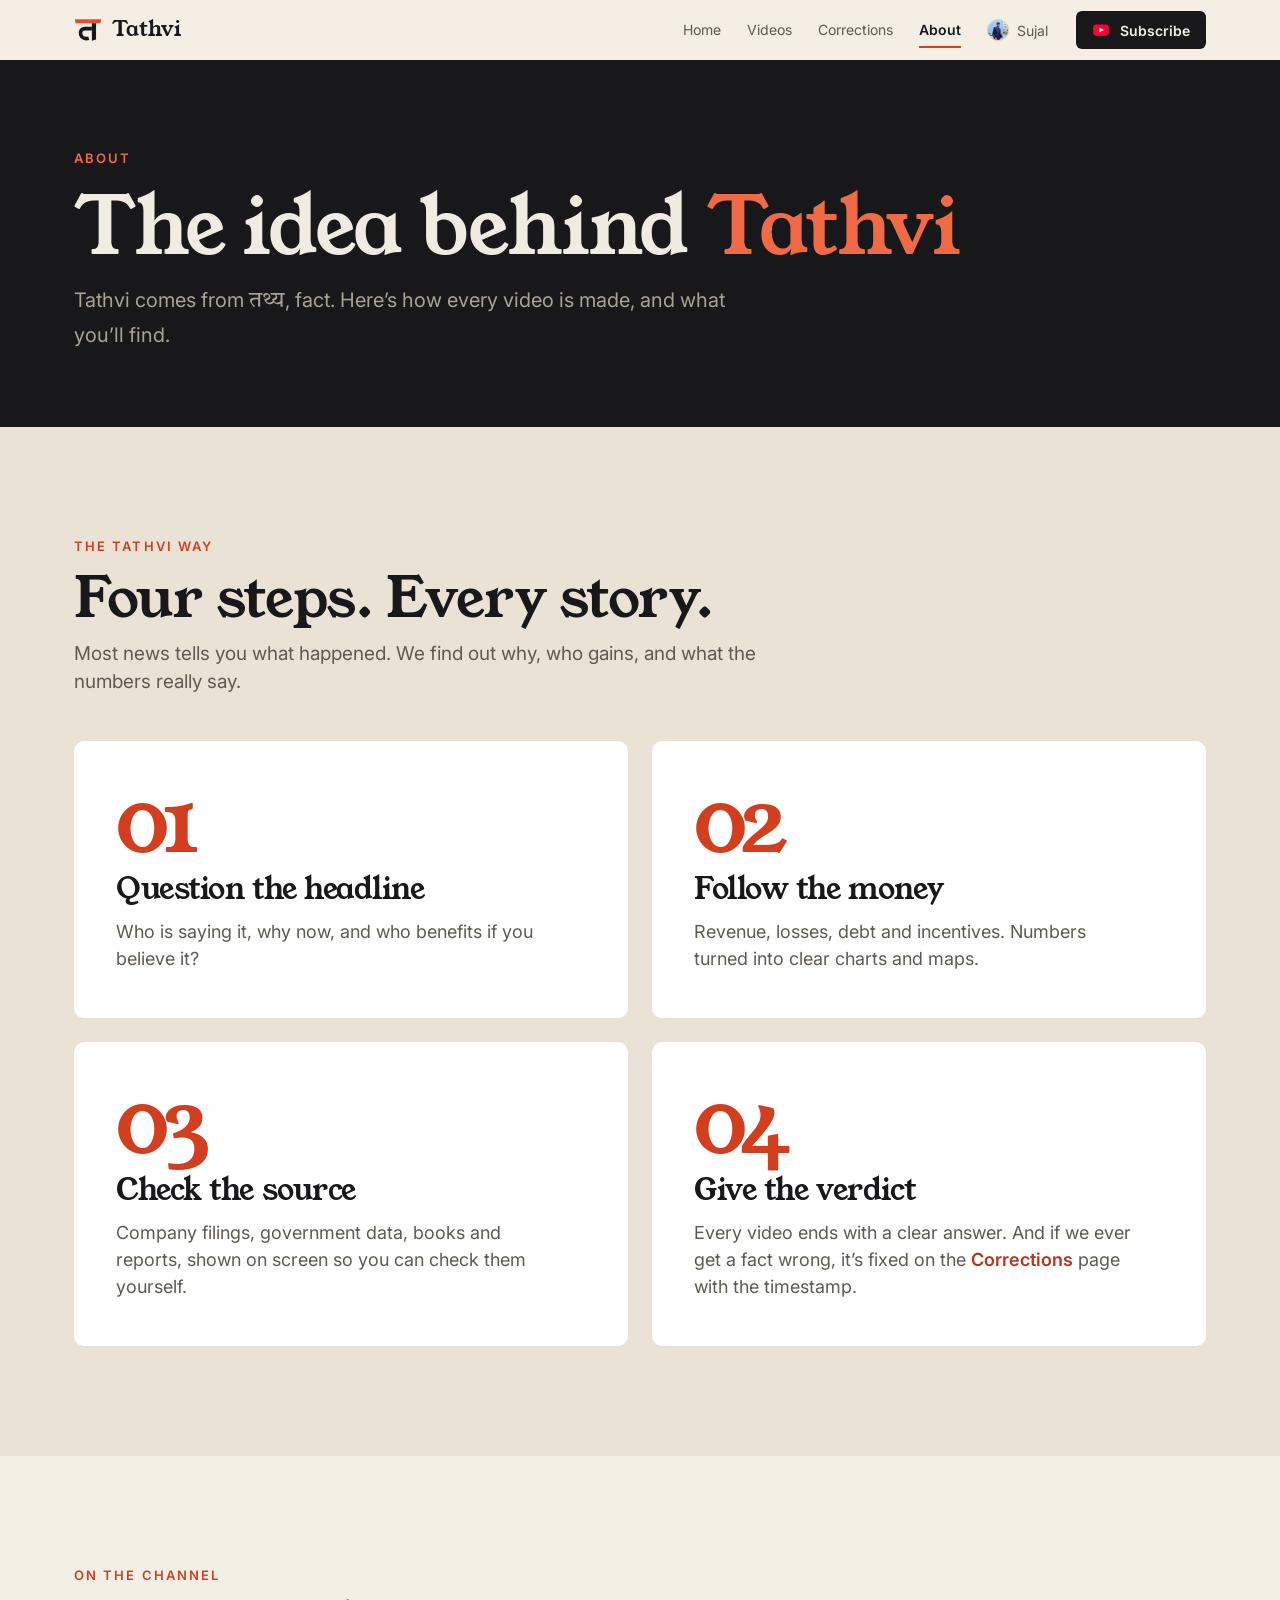
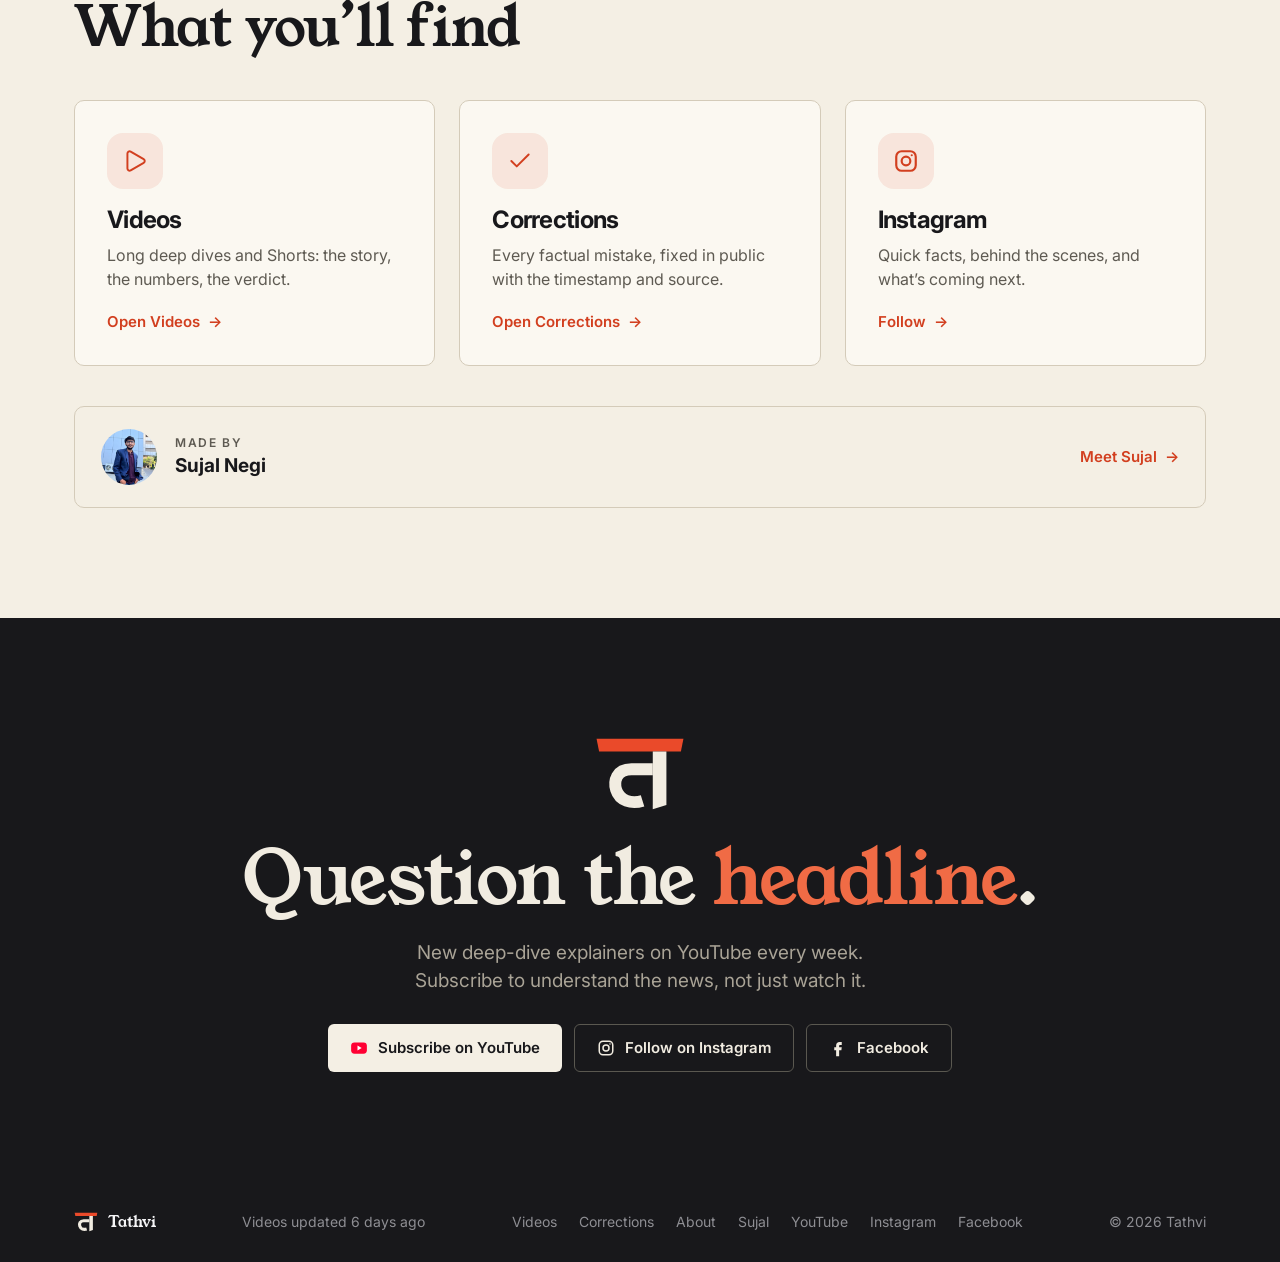
<file: about.html>
<!DOCTYPE html>
<html lang="en">
<head>
<meta charset="utf-8">
<meta name="viewport" content="width=device-width, initial-scale=1">
<title>About · Tathvi</title>
<meta name="description" content="About Tathvi: how every video is researched, and what you’ll find here.">
<meta name="theme-color" content="#0D0F21">
<meta property="og:title" content="About · Tathvi">
<meta property="og:description" content="About Tathvi: how every video is researched, and what you’ll find here.">
<meta property="og:type" content="website">
<meta property="og:image" content="assets/og-image.jpg">
<meta name="twitter:card" content="summary_large_image">
<link rel="icon" href="assets/favicon.svg" type="image/svg+xml">
<link rel="apple-touch-icon" href="assets/apple-touch-icon.png">
<link rel="preconnect" href="https://fonts.googleapis.com">
<link rel="preconnect" href="https://fonts.gstatic.com" crossorigin>
<link href="https://fonts.googleapis.com/css2?family=Inter:opsz,wght@14..32,200..800&amp;family=JetBrains+Mono:wght@400;600&amp;family=Tiro+Devanagari+Hindi&amp;family=Young+Serif&amp;display=swap" rel="stylesheet">
<link rel="stylesheet" href="styles.css">
</head>
<body>

<header class="nav">
  <div class="wrap">
    <a class="brand" href="index.html" aria-label="Tathvi home"><svg width="28" height="28" viewBox="12 25 216 216" class="mark" aria-hidden="true"><polygon points="18,50 222,50 216,80 24,80" fill="#EA4A2A"/><polygon points="150,80 182,80 182,206 150,216" fill="currentColor"/><path d="M150 122 H100 C64 122 58 150 64 170 C72 196 100 204 126 196" fill="none" stroke="currentColor" stroke-width="28"/></svg>Tathvi</a>
    <ul id="nav-links"><li><a href="index.html">Home</a></li><li><a href="videos.html">Videos</a></li><li><a href="corrections.html">Corrections</a></li><li><a href="about.html" aria-current="page">About</a></li><li><a href="sujal.html"><img class="nav-av" src="assets/sujal-800.jpg" alt="" width="24" height="24">Sujal</a></li></ul>
    <a class="btn btn-white btn-sm" data-link="subscribe" href="#"><svg class="yt-ico" width="18" height="18" viewBox="0 0 24 24" aria-hidden="true"><rect x="1.5" y="4.5" width="21" height="15" rx="4.5"/><path d="M10 8.8v6.4l5.6-3.2z"/></svg>Subscribe</a>
    <button class="menu-btn" id="menu-btn" type="button" aria-label="Menu" aria-controls="nav-links" aria-expanded="false">
      <span class="open"><svg aria-hidden="true" class="icn" width="22" height="22" viewBox="0 0 24 24" fill="none" stroke="currentColor" stroke-width="2" stroke-linecap="round" stroke-linejoin="round"><path d="M4 5h16" />
  <path d="M4 12h16" />
  <path d="M4 19h16" /></svg></span><span class="close"><svg aria-hidden="true" class="icn" width="22" height="22" viewBox="0 0 24 24" fill="none" stroke="currentColor" stroke-width="2" stroke-linecap="round" stroke-linejoin="round"><path d="M18 6 6 18" />
  <path d="m6 6 12 12" /></svg></span>
    </button>
  </div>
</header>

<main>
<section class="phead dark">
  <div class="wrap">
    <div><div class="eyebrow">About</div><h1>The idea behind <span class="grad">Tathvi</span></h1><p>Tathvi comes from <span class="deva">तथ्य</span>, fact. Here’s how every video is made, and what you’ll find.</p></div>
    
  </div>
</section>
<section class="mist" id="method">
  <div class="wrap">
    <div class="sec-h"><div class="t"><div class="eyebrow">The Tathvi way</div><h2>Four steps. Every story.</h2>
      <p>Most news tells you what happened. We find out why, who gains, and what the numbers really say.</p></div></div>
    <div class="method">
      <div class="step" style="background:#fff"><div class="num grad">01</div><h3>Question the headline</h3><p>Who is saying it, why now, and who benefits if you believe it?</p></div>
      <div class="step" style="background:#fff"><div class="num grad">02</div><h3>Follow the money</h3><p>Revenue, losses, debt and incentives. Numbers turned into clear charts and maps.</p></div>
      <div class="step" style="background:#fff"><div class="num grad">03</div><h3>Check the source</h3><p>Company filings, government data, books and reports, shown on screen so you can check them yourself.</p></div>
      <div class="step" style="background:#fff"><div class="num grad">04</div><h3>Give the verdict</h3><p>Every video ends with a clear answer. And if we ever get a fact wrong, it’s fixed on the <a class="corr-note" href="corrections.html">Corrections</a> page with the timestamp.</p></div>
    </div>
  </div>
</section>
<section>
  <div class="wrap">
    <div class="sec-h"><div class="t"><div class="eyebrow">On the channel</div><h2>What you’ll find</h2></div></div>
    <div class="fgrid"><a class="fcard" href="videos.html"><div class="ico"><svg aria-hidden="true" width="26" height="26" viewBox="0 0 24 24" fill="none" stroke="currentColor" stroke-width="1.8" stroke-linecap="round" stroke-linejoin="round"><path d="M5 5a2 2 0 0 1 3.008-1.728l11.997 6.998a2 2 0 0 1 .003 3.458l-12 7A2 2 0 0 1 5 19z"/></svg></div><h3>Videos</h3><p>Long deep dives and Shorts: the story, the numbers, the verdict.</p><span class="link-more">Open Videos <span aria-hidden="true">→</span></span></a><a class="fcard" href="corrections.html"><div class="ico"><svg aria-hidden="true" width="26" height="26" viewBox="0 0 24 24" fill="none" stroke="currentColor" stroke-width="1.8" stroke-linecap="round" stroke-linejoin="round"><path d="M20 6 9 17l-5-5"/></svg></div><h3>Corrections</h3><p>Every factual mistake, fixed in public with the timestamp and source.</p><span class="link-more">Open Corrections <span aria-hidden="true">→</span></span></a><a class="fcard" href="#" data-link="instagram"><div class="ico"><svg width="26" height="26" viewBox="0 0 24 24" fill="none" stroke="currentColor" stroke-width="2" aria-hidden="true"><rect x="3" y="3" width="18" height="18" rx="5"/><circle cx="12" cy="12" r="4"/><circle cx="17.3" cy="6.7" r="1" fill="currentColor" stroke="none"/></svg></div><h3>Instagram</h3><p>Quick facts, behind the scenes, and what’s coming next.</p><span class="link-more">Follow <span aria-hidden="true">→</span></span></a></div>
    <a class="madeby" href="sujal.html"><img src="assets/sujal-800.jpg" alt="" width="56" height="56">
      <span><span class="k">Made by</span><b>Sujal Negi</b></span><span class="link-more" style="margin-left:auto">Meet Sujal <span aria-hidden="true">→</span></span></a>
  </div>
</section>
<section class="closing dark">
  <div class="wrap">
    <svg width="92" height="92" viewBox="12 25 216 216" class="mark" aria-hidden="true"><polygon points="18,50 222,50 216,80 24,80" fill="#EA4A2A"/><polygon points="150,80 182,80 182,206 150,216" fill="currentColor"/><path d="M150 122 H100 C64 122 58 150 64 170 C72 196 100 204 126 196" fill="none" stroke="currentColor" stroke-width="28"/></svg>
    <h2>Question the <span class="grad">headline</span>.</h2>
    <p>New deep-dive explainers on YouTube every week. Subscribe to understand the news, not just watch it.</p>
    <div class="cta">
      <a class="btn btn-white" data-link="subscribe" href="#"><svg class="yt-ico" width="18" height="18" viewBox="0 0 24 24" aria-hidden="true"><rect x="1.5" y="4.5" width="21" height="15" rx="4.5"/><path d="M10 8.8v6.4l5.6-3.2z"/></svg>Subscribe on YouTube</a>
      <a class="btn btn-ghost" data-link="instagram" href="#"><svg width="18" height="18" viewBox="0 0 24 24" fill="none" stroke="currentColor" stroke-width="2" aria-hidden="true"><rect x="3" y="3" width="18" height="18" rx="5"/><circle cx="12" cy="12" r="4"/><circle cx="17.3" cy="6.7" r="1" fill="currentColor" stroke="none"/></svg>Follow on Instagram</a>
      <a class="btn btn-ghost" data-link="facebook" href="#"><svg width="18" height="18" viewBox="0 0 24 24" aria-hidden="true"><path fill="currentColor" d="M14 8h3V4h-3c-2.8 0-4.5 1.8-4.5 4.6V11H7v4h2.5v8h4v-8h3l.5-4h-3.5V8.9c0-.6.3-.9 1-.9z"/></svg>Facebook</a>
    </div>
  </div>
</section>
</main>

<footer>
  <div class="wrap">
    <a class="brand" href="index.html"><svg width="24" height="24" viewBox="12 25 216 216" class="mark" aria-hidden="true"><polygon points="18,50 222,50 216,80 24,80" fill="#EA4A2A"/><polygon points="150,80 182,80 182,206 150,216" fill="currentColor"/><path d="M150 122 H100 C64 122 58 150 64 170 C72 196 100 204 126 196" fill="none" stroke="currentColor" stroke-width="28"/></svg>Tathvi</a>
    <span id="updated">The facts behind the headlines.</span>
    <nav aria-label="Footer"><a href="videos.html">Videos</a><a href="corrections.html">Corrections</a><a href="about.html">About</a><a href="sujal.html">Sujal</a><a data-link="youtube" href="#">YouTube</a><a data-link="instagram" href="#">Instagram</a><a data-link="facebook" href="#">Facebook</a></nav>
    <span>© <span id="year">2026</span> Tathvi</span>
  </div>
</footer>

<dialog class="player" id="player" aria-label="Video player">
  <button class="x" type="button" aria-label="Close video"><svg aria-hidden="true" class="icn" width="20" height="20" viewBox="0 0 24 24" fill="none" stroke="currentColor" stroke-width="2.2" stroke-linecap="round" stroke-linejoin="round"><path d="M18 6 6 18" />
  <path d="m6 6 12 12" /></svg></button>
  <div class="frame"></div>
</dialog>

<script src="config.js"></script>
<script src="data/feed.js"></script>
<script src="corrections.js"></script>
<script src="data/demo.js"></script>
<script src="app.js"></script>
</body>
</html>
</file>
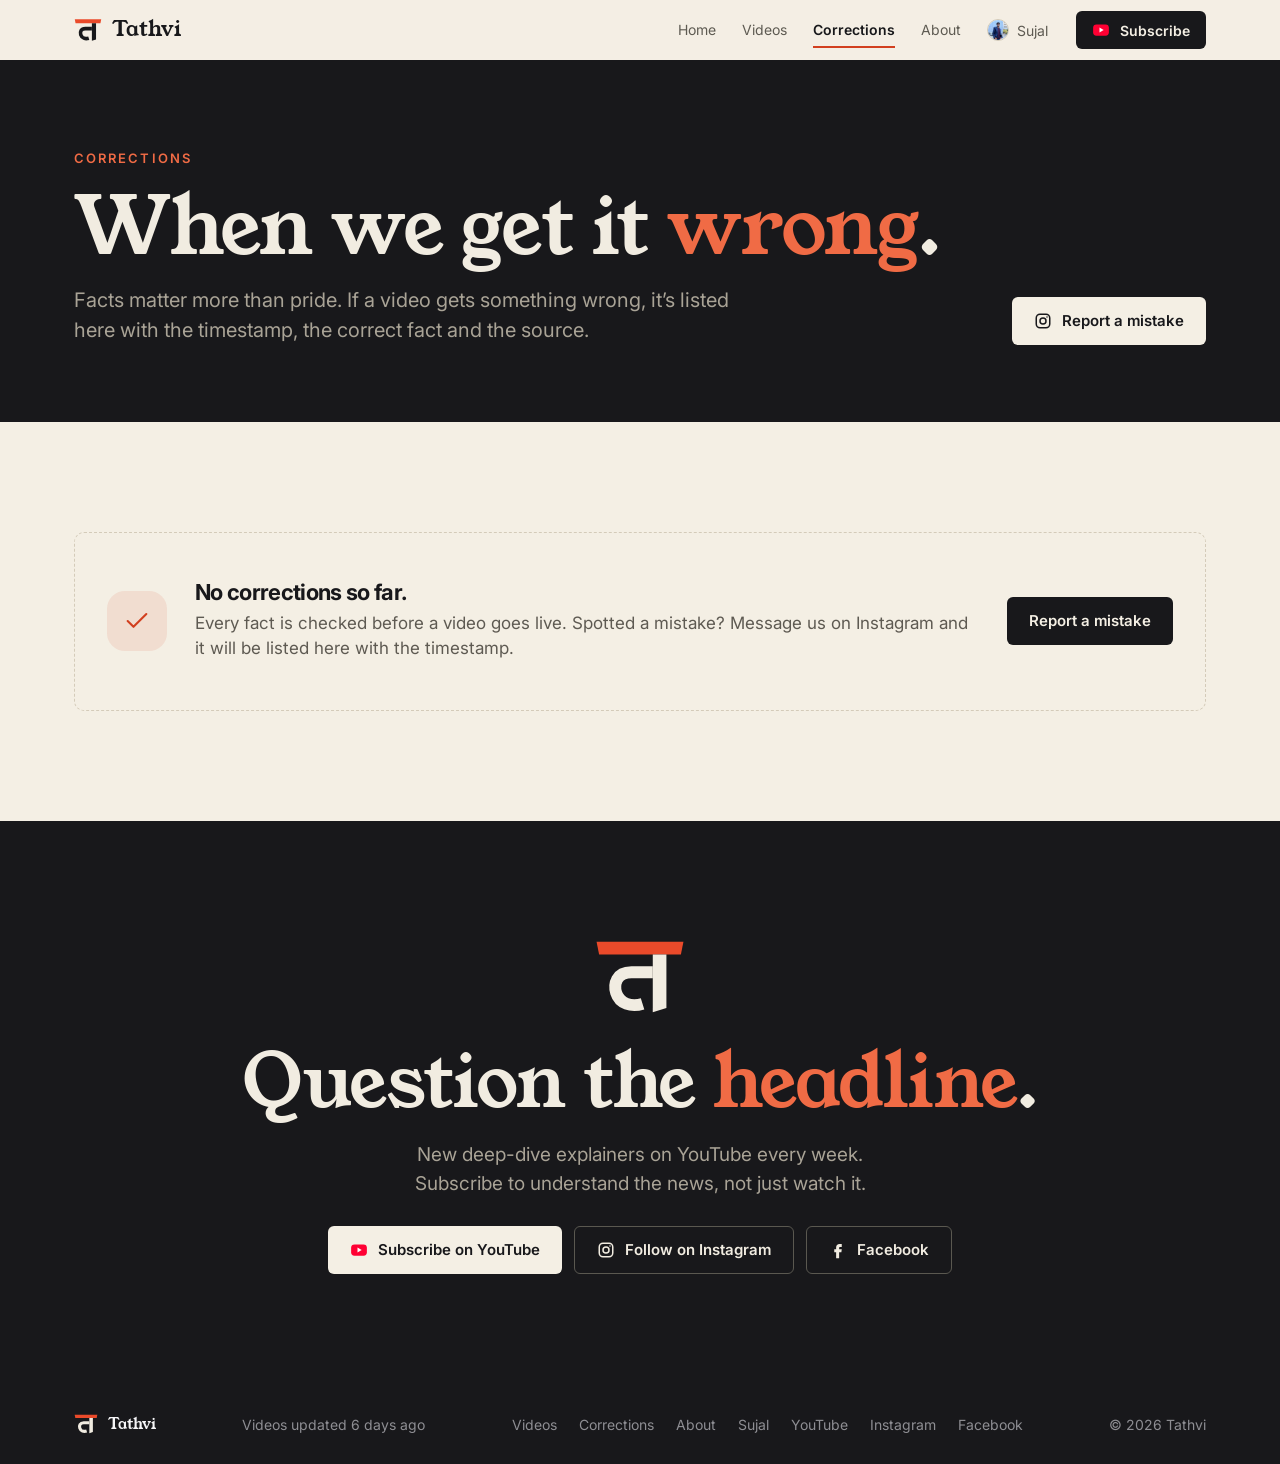
<file: corrections.html>
<!DOCTYPE html>
<html lang="en">
<head>
<meta charset="utf-8">
<meta name="viewport" content="width=device-width, initial-scale=1">
<title>Corrections · Tathvi</title>
<meta name="description" content="Tathvi corrections: every factual mistake in our videos, with the timestamp, the correct fact and the source.">
<meta name="theme-color" content="#0D0F21">
<meta property="og:title" content="Corrections · Tathvi">
<meta property="og:description" content="Tathvi corrections: every factual mistake in our videos, with the timestamp, the correct fact and the source.">
<meta property="og:type" content="website">
<meta property="og:image" content="assets/og-image.jpg">
<meta name="twitter:card" content="summary_large_image">
<link rel="icon" href="assets/favicon.svg" type="image/svg+xml">
<link rel="apple-touch-icon" href="assets/apple-touch-icon.png">
<link rel="preconnect" href="https://fonts.googleapis.com">
<link rel="preconnect" href="https://fonts.gstatic.com" crossorigin>
<link href="https://fonts.googleapis.com/css2?family=Inter:opsz,wght@14..32,200..800&amp;family=JetBrains+Mono:wght@400;600&amp;family=Tiro+Devanagari+Hindi&amp;family=Young+Serif&amp;display=swap" rel="stylesheet">
<link rel="stylesheet" href="styles.css">
</head>
<body>

<header class="nav">
  <div class="wrap">
    <a class="brand" href="index.html" aria-label="Tathvi home"><svg width="28" height="28" viewBox="12 25 216 216" class="mark" aria-hidden="true"><polygon points="18,50 222,50 216,80 24,80" fill="#EA4A2A"/><polygon points="150,80 182,80 182,206 150,216" fill="currentColor"/><path d="M150 122 H100 C64 122 58 150 64 170 C72 196 100 204 126 196" fill="none" stroke="currentColor" stroke-width="28"/></svg>Tathvi</a>
    <ul id="nav-links"><li><a href="index.html">Home</a></li><li><a href="videos.html">Videos</a></li><li><a href="corrections.html" aria-current="page">Corrections</a></li><li><a href="about.html">About</a></li><li><a href="sujal.html"><img class="nav-av" src="assets/sujal-800.jpg" alt="" width="24" height="24">Sujal</a></li></ul>
    <a class="btn btn-white btn-sm" data-link="subscribe" href="#"><svg class="yt-ico" width="18" height="18" viewBox="0 0 24 24" aria-hidden="true"><rect x="1.5" y="4.5" width="21" height="15" rx="4.5"/><path d="M10 8.8v6.4l5.6-3.2z"/></svg>Subscribe</a>
    <button class="menu-btn" id="menu-btn" type="button" aria-label="Menu" aria-controls="nav-links" aria-expanded="false">
      <span class="open"><svg aria-hidden="true" class="icn" width="22" height="22" viewBox="0 0 24 24" fill="none" stroke="currentColor" stroke-width="2" stroke-linecap="round" stroke-linejoin="round"><path d="M4 5h16" />
  <path d="M4 12h16" />
  <path d="M4 19h16" /></svg></span><span class="close"><svg aria-hidden="true" class="icn" width="22" height="22" viewBox="0 0 24 24" fill="none" stroke="currentColor" stroke-width="2" stroke-linecap="round" stroke-linejoin="round"><path d="M18 6 6 18" />
  <path d="m6 6 12 12" /></svg></span>
    </button>
  </div>
</header>

<main>
<section class="phead dark">
  <div class="wrap">
    <div><div class="eyebrow">Corrections</div><h1>When we get it <span class="grad">wrong</span>.</h1><p>Facts matter more than pride. If a video gets something wrong, it’s listed here with the timestamp, the correct fact and the source.</p></div>
    <a class="btn btn-white" data-link="instagram" href="#"><svg width="18" height="18" viewBox="0 0 24 24" fill="none" stroke="currentColor" stroke-width="2" aria-hidden="true"><rect x="3" y="3" width="18" height="18" rx="5"/><circle cx="12" cy="12" r="4"/><circle cx="17.3" cy="6.7" r="1" fill="currentColor" stroke="none"/></svg>Report a mistake</a>
  </div>
</section>
<section>
  <div class="wrap"><div id="corrections-body"></div></div>
</section><section class="closing dark">
  <div class="wrap">
    <svg width="92" height="92" viewBox="12 25 216 216" class="mark" aria-hidden="true"><polygon points="18,50 222,50 216,80 24,80" fill="#EA4A2A"/><polygon points="150,80 182,80 182,206 150,216" fill="currentColor"/><path d="M150 122 H100 C64 122 58 150 64 170 C72 196 100 204 126 196" fill="none" stroke="currentColor" stroke-width="28"/></svg>
    <h2>Question the <span class="grad">headline</span>.</h2>
    <p>New deep-dive explainers on YouTube every week. Subscribe to understand the news, not just watch it.</p>
    <div class="cta">
      <a class="btn btn-white" data-link="subscribe" href="#"><svg class="yt-ico" width="18" height="18" viewBox="0 0 24 24" aria-hidden="true"><rect x="1.5" y="4.5" width="21" height="15" rx="4.5"/><path d="M10 8.8v6.4l5.6-3.2z"/></svg>Subscribe on YouTube</a>
      <a class="btn btn-ghost" data-link="instagram" href="#"><svg width="18" height="18" viewBox="0 0 24 24" fill="none" stroke="currentColor" stroke-width="2" aria-hidden="true"><rect x="3" y="3" width="18" height="18" rx="5"/><circle cx="12" cy="12" r="4"/><circle cx="17.3" cy="6.7" r="1" fill="currentColor" stroke="none"/></svg>Follow on Instagram</a>
      <a class="btn btn-ghost" data-link="facebook" href="#"><svg width="18" height="18" viewBox="0 0 24 24" aria-hidden="true"><path fill="currentColor" d="M14 8h3V4h-3c-2.8 0-4.5 1.8-4.5 4.6V11H7v4h2.5v8h4v-8h3l.5-4h-3.5V8.9c0-.6.3-.9 1-.9z"/></svg>Facebook</a>
    </div>
  </div>
</section>
</main>

<footer>
  <div class="wrap">
    <a class="brand" href="index.html"><svg width="24" height="24" viewBox="12 25 216 216" class="mark" aria-hidden="true"><polygon points="18,50 222,50 216,80 24,80" fill="#EA4A2A"/><polygon points="150,80 182,80 182,206 150,216" fill="currentColor"/><path d="M150 122 H100 C64 122 58 150 64 170 C72 196 100 204 126 196" fill="none" stroke="currentColor" stroke-width="28"/></svg>Tathvi</a>
    <span id="updated">The facts behind the headlines.</span>
    <nav aria-label="Footer"><a href="videos.html">Videos</a><a href="corrections.html">Corrections</a><a href="about.html">About</a><a href="sujal.html">Sujal</a><a data-link="youtube" href="#">YouTube</a><a data-link="instagram" href="#">Instagram</a><a data-link="facebook" href="#">Facebook</a></nav>
    <span>© <span id="year">2026</span> Tathvi</span>
  </div>
</footer>

<dialog class="player" id="player" aria-label="Video player">
  <button class="x" type="button" aria-label="Close video"><svg aria-hidden="true" class="icn" width="20" height="20" viewBox="0 0 24 24" fill="none" stroke="currentColor" stroke-width="2.2" stroke-linecap="round" stroke-linejoin="round"><path d="M18 6 6 18" />
  <path d="m6 6 12 12" /></svg></button>
  <div class="frame"></div>
</dialog>

<script src="config.js"></script>
<script src="data/feed.js"></script>
<script src="corrections.js"></script>
<script src="data/demo.js"></script>
<script src="app.js"></script>
</body>
</html>
</file>
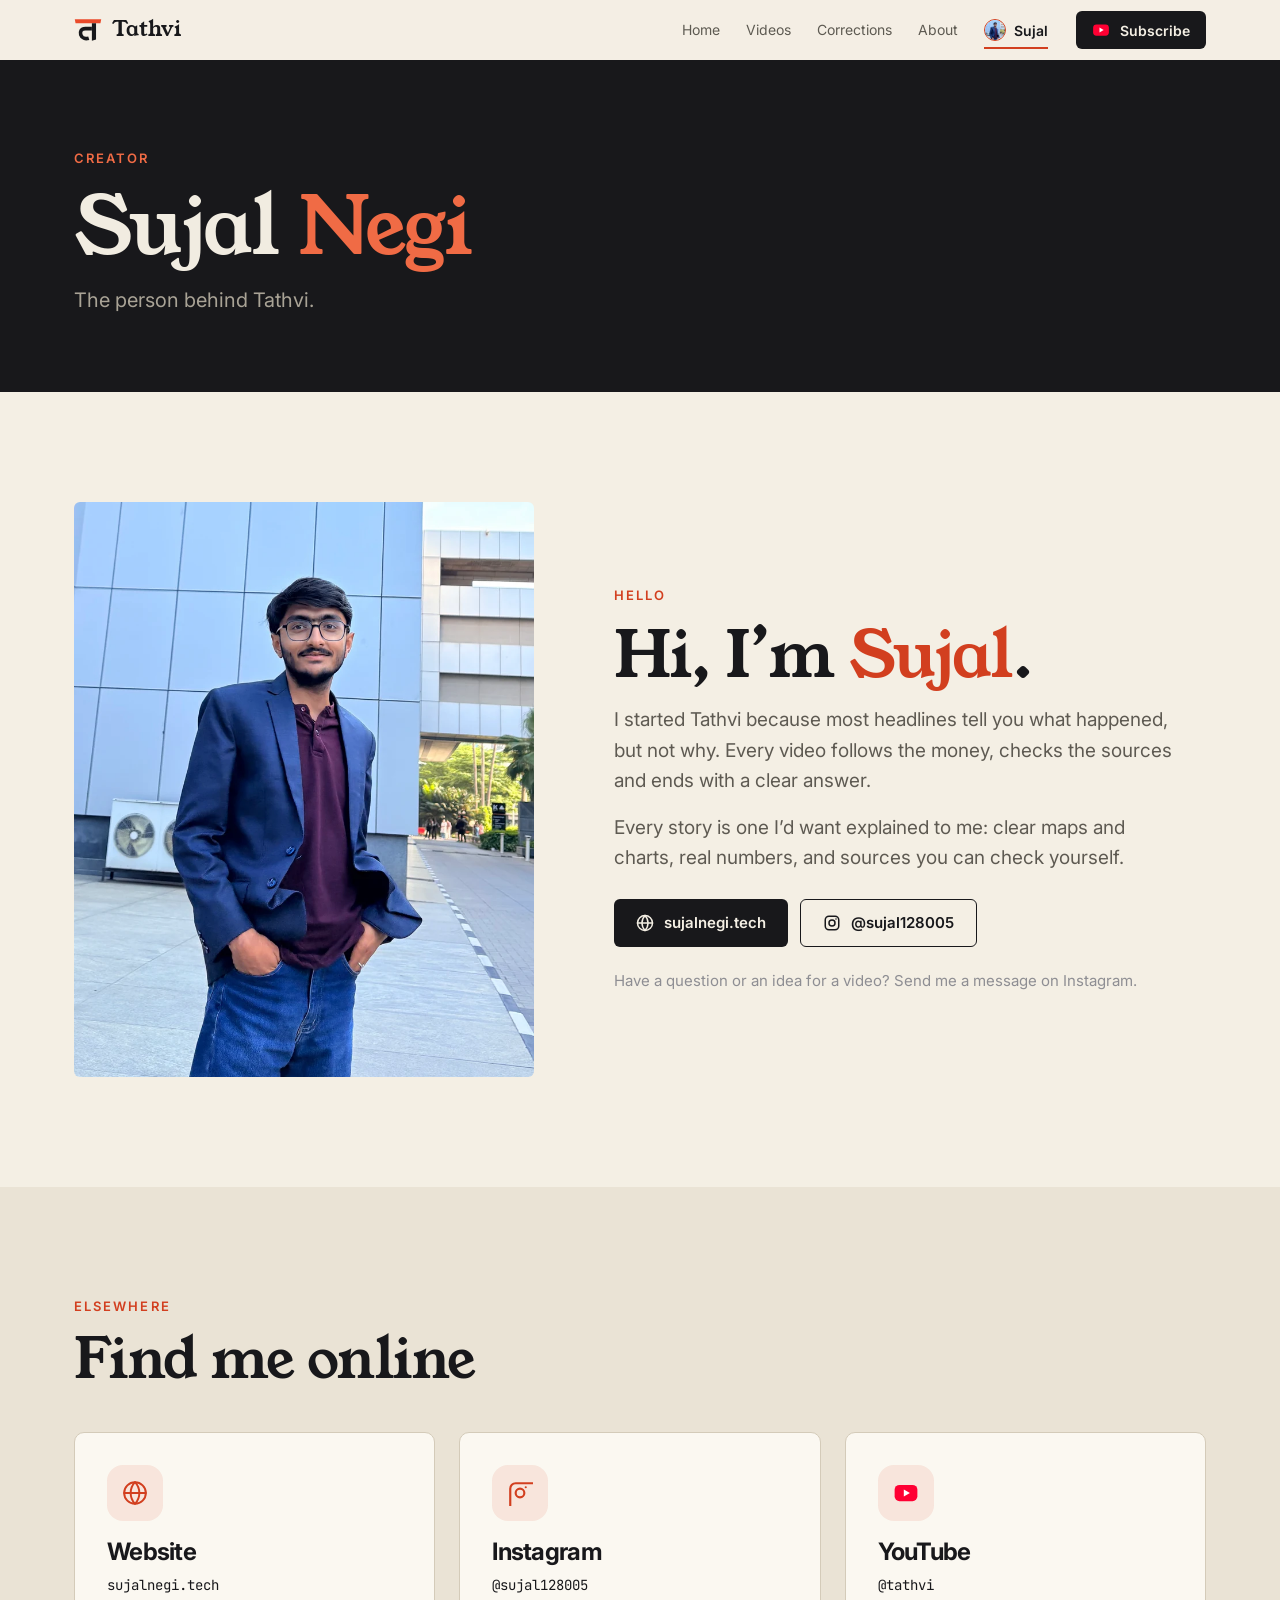
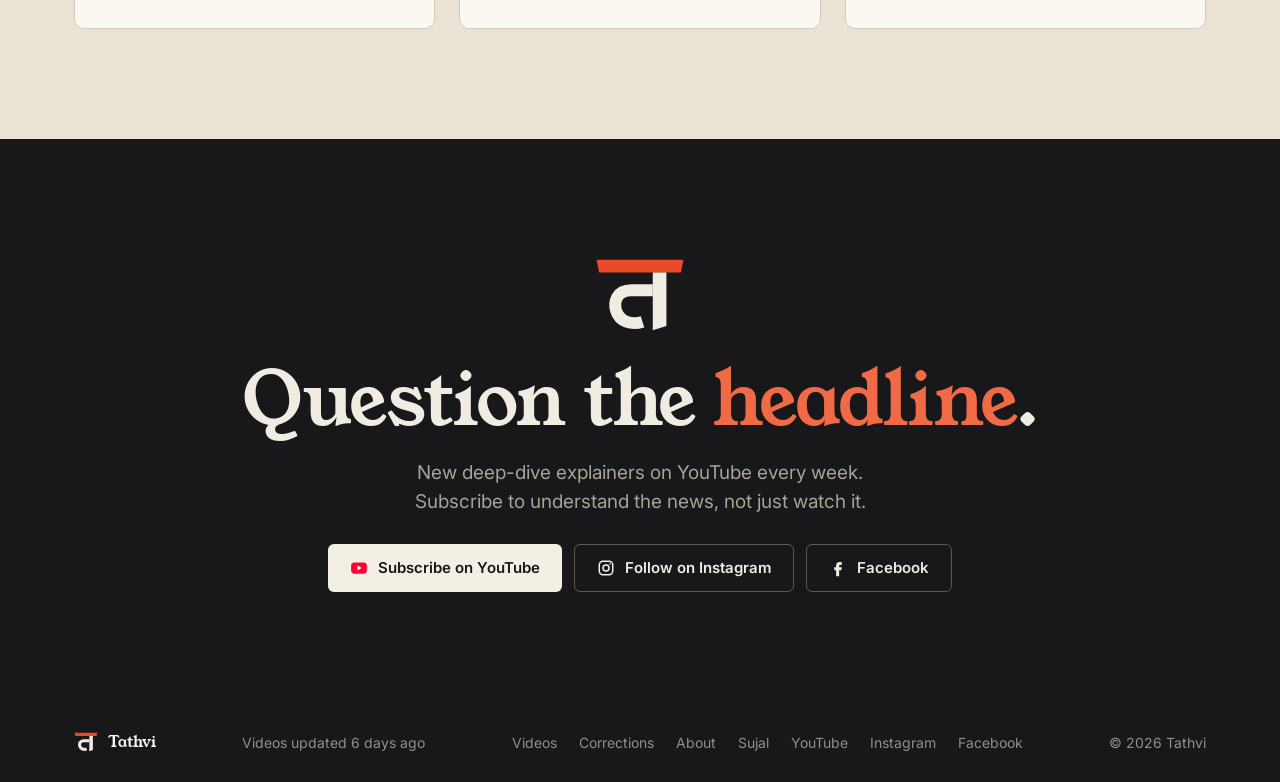
<file: sujal.html>
<!DOCTYPE html>
<html lang="en">
<head>
<meta charset="utf-8">
<meta name="viewport" content="width=device-width, initial-scale=1">
<title>Sujal · Tathvi</title>
<meta name="description" content="Sujal Negi, creator of Tathvi.">
<meta name="theme-color" content="#0D0F21">
<meta property="og:title" content="Sujal · Tathvi">
<meta property="og:description" content="Sujal Negi, creator of Tathvi.">
<meta property="og:type" content="website">
<meta property="og:image" content="assets/og-image.jpg">
<meta name="twitter:card" content="summary_large_image">
<link rel="icon" href="assets/favicon.svg" type="image/svg+xml">
<link rel="apple-touch-icon" href="assets/apple-touch-icon.png">
<link rel="preconnect" href="https://fonts.googleapis.com">
<link rel="preconnect" href="https://fonts.gstatic.com" crossorigin>
<link href="https://fonts.googleapis.com/css2?family=Inter:opsz,wght@14..32,200..800&amp;family=JetBrains+Mono:wght@400;600&amp;family=Tiro+Devanagari+Hindi&amp;family=Young+Serif&amp;display=swap" rel="stylesheet">
<link rel="stylesheet" href="styles.css">
</head>
<body>

<header class="nav">
  <div class="wrap">
    <a class="brand" href="index.html" aria-label="Tathvi home"><svg width="28" height="28" viewBox="12 25 216 216" class="mark" aria-hidden="true"><polygon points="18,50 222,50 216,80 24,80" fill="#EA4A2A"/><polygon points="150,80 182,80 182,206 150,216" fill="currentColor"/><path d="M150 122 H100 C64 122 58 150 64 170 C72 196 100 204 126 196" fill="none" stroke="currentColor" stroke-width="28"/></svg>Tathvi</a>
    <ul id="nav-links"><li><a href="index.html">Home</a></li><li><a href="videos.html">Videos</a></li><li><a href="corrections.html">Corrections</a></li><li><a href="about.html">About</a></li><li><a href="sujal.html" aria-current="page"><img class="nav-av" src="assets/sujal-800.jpg" alt="" width="24" height="24">Sujal</a></li></ul>
    <a class="btn btn-white btn-sm" data-link="subscribe" href="#"><svg class="yt-ico" width="18" height="18" viewBox="0 0 24 24" aria-hidden="true"><rect x="1.5" y="4.5" width="21" height="15" rx="4.5"/><path d="M10 8.8v6.4l5.6-3.2z"/></svg>Subscribe</a>
    <button class="menu-btn" id="menu-btn" type="button" aria-label="Menu" aria-controls="nav-links" aria-expanded="false">
      <span class="open"><svg aria-hidden="true" class="icn" width="22" height="22" viewBox="0 0 24 24" fill="none" stroke="currentColor" stroke-width="2" stroke-linecap="round" stroke-linejoin="round"><path d="M4 5h16" />
  <path d="M4 12h16" />
  <path d="M4 19h16" /></svg></span><span class="close"><svg aria-hidden="true" class="icn" width="22" height="22" viewBox="0 0 24 24" fill="none" stroke="currentColor" stroke-width="2" stroke-linecap="round" stroke-linejoin="round"><path d="M18 6 6 18" />
  <path d="m6 6 12 12" /></svg></span>
    </button>
  </div>
</header>

<main>
<section class="phead dark">
  <div class="wrap">
    <div><div class="eyebrow">Creator</div><h1>Sujal <span class="grad">Negi</span></h1><p>The person behind Tathvi.</p></div>
    
  </div>
</section>
<section id="creator">
  <div class="wrap creator">
    <picture class="c-photo">
      <source type="image/webp" srcset="assets/sujal-800.webp 800w, assets/sujal-1200.webp 1200w" sizes="(max-width: 860px) 92vw, 460px">
      <img src="assets/sujal-1200.jpg" srcset="assets/sujal-800.jpg 800w, assets/sujal-1200.jpg 1200w" sizes="(max-width: 860px) 92vw, 460px"
           width="1200" height="1500" alt="Sujal Negi, creator of Tathvi" loading="lazy" decoding="async">
    </picture>
    <div class="c-text">
      <div class="eyebrow">Hello</div>
      <h2>Hi, I’m <span class="grad">Sujal</span>.</h2>
      <p>I started Tathvi because most headlines tell you what happened, but not why. Every video follows the money, checks the sources and ends with a clear answer.</p>
      <p>Every story is one I’d want explained to me: clear maps and charts, real numbers, and sources you can check yourself.</p>
      <div class="c-links">
        <a class="btn btn-ink" href="https://sujalnegi.tech"><svg aria-hidden="true" class="icn" width="18" height="18" viewBox="0 0 24 24" fill="none" stroke="currentColor" stroke-width="2" stroke-linecap="round" stroke-linejoin="round"><circle cx="12" cy="12" r="10" />
  <path d="M12 2a14.5 14.5 0 0 0 0 20 14.5 14.5 0 0 0 0-20" />
  <path d="M2 12h20" /></svg>sujalnegi.tech</a>
        <a class="btn btn-line" href="https://www.instagram.com/sujal128005"><svg width="18" height="18" viewBox="0 0 24 24" fill="none" stroke="currentColor" stroke-width="2" aria-hidden="true"><rect x="3" y="3" width="18" height="18" rx="5"/><circle cx="12" cy="12" r="4"/><circle cx="17.3" cy="6.7" r="1" fill="currentColor" stroke="none"/></svg>@sujal128005</a>
      </div>
      <p class="c-note">Have a question or an idea for a video? Send me a message on Instagram.</p>
    </div>
  </div>
</section>
<section class="mist">
  <div class="wrap">
    <div class="sec-h"><div class="t"><div class="eyebrow">Elsewhere</div><h2>Find me online</h2></div></div>
    <div class="fgrid"><a class="fcard" href="https://sujalnegi.tech"><div class="ico"><svg aria-hidden="true" class="icn" width="26" height="26" viewBox="0 0 24 24" fill="none" stroke="currentColor" stroke-width="1.8" stroke-linecap="round" stroke-linejoin="round"><circle cx="12" cy="12" r="10" />
  <path d="M12 2a14.5 14.5 0 0 0 0 20 14.5 14.5 0 0 0 0-20" />
  <path d="M2 12h20" /></svg></div><h3>Website</h3><p class="mono">sujalnegi.tech</p></a><a class="fcard" href="https://www.instagram.com/sujal128005"><div class="ico"><svg width="26" height="26" viewBox="0 0 24 24" fill="none" stroke="currentColor" stroke-width="2" aria-hidden="true"><rect x="3" y="3" width="26" height="26" rx="5"/><circle cx="12" cy="12" r="4"/><circle cx="17.3" cy="6.7" r="1" fill="currentColor" stroke="none"/></svg></div><h3>Instagram</h3><p class="mono">@sujal128005</p></a><a class="fcard" href="#" data-link="youtube"><div class="ico"><svg class="yt-ico" width="26" height="26" viewBox="0 0 24 24" aria-hidden="true"><rect x="1.5" y="4.5" width="21" height="15" rx="4.5"/><path d="M10 8.8v6.4l5.6-3.2z"/></svg></div><h3>YouTube</h3><p class="mono">@tathvi</p></a></div>
  </div>
</section>
<section class="closing dark">
  <div class="wrap">
    <svg width="92" height="92" viewBox="12 25 216 216" class="mark" aria-hidden="true"><polygon points="18,50 222,50 216,80 24,80" fill="#EA4A2A"/><polygon points="150,80 182,80 182,206 150,216" fill="currentColor"/><path d="M150 122 H100 C64 122 58 150 64 170 C72 196 100 204 126 196" fill="none" stroke="currentColor" stroke-width="28"/></svg>
    <h2>Question the <span class="grad">headline</span>.</h2>
    <p>New deep-dive explainers on YouTube every week. Subscribe to understand the news, not just watch it.</p>
    <div class="cta">
      <a class="btn btn-white" data-link="subscribe" href="#"><svg class="yt-ico" width="18" height="18" viewBox="0 0 24 24" aria-hidden="true"><rect x="1.5" y="4.5" width="21" height="15" rx="4.5"/><path d="M10 8.8v6.4l5.6-3.2z"/></svg>Subscribe on YouTube</a>
      <a class="btn btn-ghost" data-link="instagram" href="#"><svg width="18" height="18" viewBox="0 0 24 24" fill="none" stroke="currentColor" stroke-width="2" aria-hidden="true"><rect x="3" y="3" width="18" height="18" rx="5"/><circle cx="12" cy="12" r="4"/><circle cx="17.3" cy="6.7" r="1" fill="currentColor" stroke="none"/></svg>Follow on Instagram</a>
      <a class="btn btn-ghost" data-link="facebook" href="#"><svg width="18" height="18" viewBox="0 0 24 24" aria-hidden="true"><path fill="currentColor" d="M14 8h3V4h-3c-2.8 0-4.5 1.8-4.5 4.6V11H7v4h2.5v8h4v-8h3l.5-4h-3.5V8.9c0-.6.3-.9 1-.9z"/></svg>Facebook</a>
    </div>
  </div>
</section>
</main>

<footer>
  <div class="wrap">
    <a class="brand" href="index.html"><svg width="24" height="24" viewBox="12 25 216 216" class="mark" aria-hidden="true"><polygon points="18,50 222,50 216,80 24,80" fill="#EA4A2A"/><polygon points="150,80 182,80 182,206 150,216" fill="currentColor"/><path d="M150 122 H100 C64 122 58 150 64 170 C72 196 100 204 126 196" fill="none" stroke="currentColor" stroke-width="28"/></svg>Tathvi</a>
    <span id="updated">The facts behind the headlines.</span>
    <nav aria-label="Footer"><a href="videos.html">Videos</a><a href="corrections.html">Corrections</a><a href="about.html">About</a><a href="sujal.html">Sujal</a><a data-link="youtube" href="#">YouTube</a><a data-link="instagram" href="#">Instagram</a><a data-link="facebook" href="#">Facebook</a></nav>
    <span>© <span id="year">2026</span> Tathvi</span>
  </div>
</footer>

<dialog class="player" id="player" aria-label="Video player">
  <button class="x" type="button" aria-label="Close video"><svg aria-hidden="true" class="icn" width="20" height="20" viewBox="0 0 24 24" fill="none" stroke="currentColor" stroke-width="2.2" stroke-linecap="round" stroke-linejoin="round"><path d="M18 6 6 18" />
  <path d="m6 6 12 12" /></svg></button>
  <div class="frame"></div>
</dialog>

<script src="config.js"></script>
<script src="data/feed.js"></script>
<script src="corrections.js"></script>
<script src="data/demo.js"></script>
<script src="app.js"></script>
</body>
</html>
</file>
<file: styles.css>
/* Tathvi: editorial. Deep indigo and warm paper bands, one vermilion→marigold accent, serif headlines.
   Layout idea: full-bleed bands on a 1180px column; the latest video is the hero of the content. */
:root{
  --black:#0D0F21; --ink:#16182E; --white:#FBF8F3; --mist:#F1ECE3; --card-d:#15172C;
  --gray:#6B6A78; --gray-d:#A9A8BF; --line:#DDD6CA; --line-d:#2A2C48;
  --green:#FF7A4D; --green-ink:#C2381B; --blue:#EA4A2A; --blue-ink:#B8331A; --red:#FF3B30;
  --grad:linear-gradient(100deg,#EA4A2A 0%,#F37B3F 55%,#F5A93F 100%);
  --font:'Inter',-apple-system,BlinkMacSystemFont,'Segoe UI',Roboto,Helvetica,Arial,sans-serif;
  --serif:'Young Serif',Georgia,'Times New Roman',serif;
  --deva:'Tiro Devanagari Hindi','Nirmala UI',serif;
  --mono:'JetBrains Mono',ui-monospace,SFMono-Regular,Menlo,Consolas,monospace;
  --col:1180px; color-scheme:light;
}
*{box-sizing:border-box;margin:0;padding:0}
html{scroll-behavior:smooth;-webkit-text-size-adjust:100%}
body{font-family:var(--font);font-optical-sizing:auto;background:var(--black);color:var(--ink);line-height:1.5;-webkit-font-smoothing:antialiased;font-size:17px}
img{max-width:100%;display:block}
a{color:inherit;text-decoration:none}
button{font:inherit;color:inherit;background:none;border:none;cursor:pointer}
:focus-visible{outline:3px solid var(--blue);outline-offset:3px;border-radius:10px}
h1,h2,h3{text-wrap:balance;letter-spacing:-.03em;line-height:1.06;font-weight:700}
.wrap{max-width:var(--col);margin:0 auto;padding:0 24px}
.grad{background:var(--grad);-webkit-background-clip:text;background-clip:text;color:transparent}
.eyebrow{font-size:13px;font-weight:600;letter-spacing:.16em;text-transform:uppercase;color:var(--green-ink)}
section{padding:110px 0;background:var(--white)}
section.dark{background:var(--black);color:#F5F5F7;color-scheme:dark}
section.mist{background:var(--mist)}
.dark .eyebrow{color:var(--green)}
.sec-h{display:flex;align-items:flex-end;justify-content:space-between;gap:24px;flex-wrap:wrap;margin-bottom:44px}
.sec-h .t{display:flex;flex-direction:column;gap:12px;max-width:720px}
.sec-h h2{font-size:clamp(34px,4.6vw,56px)}
.sec-h p{font-size:19px;color:var(--gray);max-width:60ch}
.dark .sec-h p{color:var(--gray-d)}
.hidden{display:none !important}

/* buttons */
.btn{display:inline-flex;align-items:center;gap:10px;height:48px;padding:0 22px;border-radius:999px;font-weight:600;font-size:15px;transition:transform .2s ease,background .2s ease;white-space:nowrap}
.btn:hover{transform:translateY(-1px)}
.btn-white{background:#F4EFE6;color:#0D0F21}.btn-white:hover{background:#fff}
.btn-ghost{border:1px solid #34375A;color:#F5F5F7}.btn-ghost:hover{background:#1C1F3D}
.btn-ink{background:var(--ink);color:#fff}.btn-ink:hover{background:#0D0F21}
.btn-line{border:1px solid var(--line);color:var(--ink)}.btn-line:hover{background:var(--mist)}
.btn-sm{height:38px;padding:0 16px;font-size:14px}
.yt-ico rect{fill:#FF0033}.yt-ico path{fill:#fff}
.btn-ghost .yt-ico rect{fill:#F5F5F7}.btn-ghost .yt-ico path{fill:#0D0F21}

/* live bar */
.livebar{background:#16090A;border-bottom:1px solid #3A1214;color:#F5F5F7;font-size:14px}
.livebar .wrap{display:flex;align-items:center;gap:14px;min-height:46px;flex-wrap:wrap;padding-top:6px;padding-bottom:6px}
.livebar .dot{width:9px;height:9px;border-radius:50%;background:var(--red);box-shadow:0 0 0 0 rgba(255,59,48,.7);animation:pulse 1.8s infinite;flex:none}
.livebar b{color:#FF6961;letter-spacing:.12em;font-size:12px}
.livebar .ttl{flex:1;min-width:0;overflow:hidden;text-overflow:ellipsis;white-space:nowrap;color:#D1D1D6}
@keyframes pulse{70%{box-shadow:0 0 0 10px rgba(255,59,48,0)}100%{box-shadow:0 0 0 0 rgba(255,59,48,0)}}

/* nav */
.nav{position:sticky;top:0;z-index:50;background:rgba(13,15,33,.8);backdrop-filter:saturate(180%) blur(20px);-webkit-backdrop-filter:saturate(180%) blur(20px);border-bottom:1px solid rgba(255,255,255,.08);color:#F5F5F7}
.nav .wrap{display:flex;align-items:center;height:60px;gap:28px}
.brand{display:flex;align-items:center;gap:10px;font-weight:650;font-size:18px;letter-spacing:-.01em}
.brand .mark{color:#fff;flex:none}
.nav ul{display:flex;gap:26px;list-style:none;margin-left:auto;font-size:14px;color:var(--gray-d)}
.nav ul a:hover{color:#fff}

/* hero */
.hero{padding:96px 0 104px;position:relative;overflow:hidden}
.hero::before{content:'';position:absolute;width:1400px;height:1400px;right:-520px;top:-560px;background:radial-gradient(circle,rgba(234,74,42,.22) 0%,rgba(90,100,230,.10) 36%,rgba(0,0,0,0) 64%);pointer-events:none}
.hero .wrap{position:relative;display:grid;grid-template-columns:1fr 480px;gap:64px;align-items:center}
.hero h1{font-size:clamp(46px,7vw,88px);letter-spacing:-.045em;line-height:1}
.hero .lead{font-size:21px;color:var(--gray-d);margin-top:24px;max-width:36ch}
.hero .cta{display:flex;flex-wrap:wrap;gap:12px;margin-top:36px}
.hero .handle{margin-top:28px;font-family:var(--mono);font-size:14px;color:#8E8E93}

/* video cards */
.feature{display:grid;grid-template-columns:1.45fr 1fr;gap:40px;align-items:center;margin-bottom:56px}
.feature .thumb{border-radius:22px}
.feature h3{font-size:clamp(26px,3vw,38px)}
.feature .meta{margin-top:14px}
.feature .acts{display:flex;gap:12px;margin-top:26px;flex-wrap:wrap}
.vgrid{display:grid;grid-template-columns:repeat(3,1fr);gap:32px 24px}
.vcard{display:flex;flex-direction:column;gap:14px;color:inherit}
.thumb{position:relative;aspect-ratio:16/9;border-radius:16px;overflow:hidden;background:#E8E8ED}
.dark .thumb{background:#1C1F3D}
.thumb img{width:100%;height:100%;object-fit:cover;transition:transform .5s cubic-bezier(.2,.7,.2,1)}
.vcard:hover .thumb img,.feature a.thumb:hover img{transform:scale(1.035)}
.thumb .play{position:absolute;inset:auto auto 14px 14px;width:44px;height:44px;border-radius:50%;background:rgba(0,0,0,.6);backdrop-filter:blur(10px);-webkit-backdrop-filter:blur(10px);display:flex;align-items:center;justify-content:center;color:#fff;opacity:0;transform:translateY(4px);transition:opacity .25s,transform .25s}
.vcard:hover .play,.feature a.thumb:hover .play{opacity:1;transform:none}
.badge{position:absolute;top:12px;left:12px;font-size:11px;font-weight:700;letter-spacing:.1em;text-transform:uppercase;padding:5px 9px;border-radius:7px;background:rgba(0,0,0,.72);color:#fff}
.badge.live{background:var(--red)}
.badge.up{background:rgba(90,100,230,.9)}
.vcard h3{font-size:18px;letter-spacing:-.01em;line-height:1.3;font-weight:650;display:-webkit-box;-webkit-line-clamp:2;-webkit-box-orient:vertical;overflow:hidden}
.meta{font-size:14px;color:var(--gray);font-variant-numeric:tabular-nums}
.dark .meta{color:#8E8E93}
.more{margin-top:44px;display:flex;justify-content:center}

/* shorts */
.srow{display:grid;grid-auto-flow:column;grid-auto-columns:220px;gap:18px;overflow-x:auto;scroll-snap-type:x mandatory;padding-bottom:12px;scrollbar-width:thin;scrollbar-color:#34375A transparent}
.scard{scroll-snap-align:start;display:flex;flex-direction:column;gap:12px}
.scard .thumb{aspect-ratio:9/16;border-radius:18px}
.scard h3{font-size:15px;font-weight:600;line-height:1.35;display:-webkit-box;-webkit-line-clamp:2;-webkit-box-orient:vertical;overflow:hidden}

/* empty / skeleton */
.empty{border:1px dashed var(--line);border-radius:22px;padding:48px 32px;display:grid;grid-template-columns:auto 1fr auto;gap:28px;align-items:center}
.dark .empty{border-color:#34375A}
.empty .ico{width:60px;height:60px;border-radius:18px;background:rgba(234,74,42,.12);color:var(--green-ink);display:flex;align-items:center;justify-content:center}
.dark .empty .ico{color:var(--green)}
.empty h3{font-size:22px}.empty p{color:var(--gray);margin-top:6px}
.dark .empty p{color:var(--gray-d)}

/* series */
.series{display:grid;grid-template-columns:repeat(auto-fill,minmax(340px,1fr));gap:24px}
.scard2{background:#fff;border:1px solid #E8E8ED;border-radius:24px;overflow:hidden;display:flex;flex-direction:column}
.scard2 img{aspect-ratio:16/9;width:100%;height:auto;object-fit:cover}
.scard2 .b{padding:24px 26px 26px;display:flex;flex-direction:column;gap:10px;flex:1}
.scard2 h3{font-size:26px}.scard2 .tg{color:var(--gray)}
.eps{list-style:none;margin-top:6px;border-top:1px solid #E8E8ED}
.eps li{display:flex;align-items:center;gap:14px;padding:12px 0;border-bottom:1px solid #E8E8ED;font-size:15px}
.eps .n{font-family:var(--mono);font-size:13px;color:var(--green-ink);font-weight:600;width:22px}
.eps .s{margin-left:auto;font-size:13px;color:var(--blue-ink);font-weight:600;display:inline-flex;gap:6px;align-items:center}
.scard2 .acts{margin-top:auto;padding-top:14px;display:flex;gap:10px}

/* method */
.method{display:grid;grid-template-columns:1fr 1fr;gap:24px}
.step{border-radius:28px;background:var(--mist);padding:42px 42px 46px;display:flex;flex-direction:column;gap:12px}
.step .num{font-size:88px;font-weight:200;letter-spacing:-.06em;line-height:.9}
.step h3{font-size:30px}.step p{color:var(--gray);font-size:18px;max-width:40ch}

/* instagram */
.igrid{display:grid;grid-template-columns:repeat(3,1fr);gap:10px}
.igrid a{position:relative;aspect-ratio:1;border-radius:14px;overflow:hidden;background:#1C1F3D}
.igrid img{width:100%;height:100%;object-fit:cover;transition:transform .5s cubic-bezier(.2,.7,.2,1),opacity .3s}
.igrid a:hover img{transform:scale(1.04);opacity:.85}
.ig-follow{display:flex;align-items:center;gap:22px;flex-wrap:wrap;border:1px solid var(--line-d);border-radius:22px;padding:30px 32px}
.ig-follow .av{width:64px;height:64px;border-radius:50%;background:var(--black);border:2px solid transparent;background-image:linear-gradient(var(--black),var(--black)),var(--grad);background-origin:border-box;background-clip:padding-box,border-box;display:flex;align-items:center;justify-content:center;color:#fff}
.ig-follow .h{font-family:var(--mono);font-size:16px;color:#F5F5F7}
.ig-follow p{color:var(--gray-d);font-size:15px}

/* closing + footer */
.closing{text-align:center;position:relative;overflow:hidden;padding:130px 0}
.closing::before{content:'';position:absolute;left:50%;top:50%;width:1200px;height:1200px;transform:translate(-50%,-50%);background:radial-gradient(circle,rgba(234,74,42,.18) 0%,rgba(90,100,230,.08) 36%,rgba(0,0,0,0) 64%);pointer-events:none}
.closing .wrap{position:relative;display:flex;flex-direction:column;align-items:center;gap:20px}
.closing .mark{color:#fff}
.closing h2{font-size:clamp(42px,6vw,74px);letter-spacing:-.045em}
.closing p{color:var(--gray-d);font-size:19px;max-width:44ch}
.closing .cta{display:flex;gap:12px;flex-wrap:wrap;justify-content:center;margin-top:8px}
footer{background:var(--black);color:#8E8E93;border-top:1px solid #1C1F3D;font-size:14px}
footer .wrap{display:flex;align-items:center;justify-content:space-between;gap:20px;padding-top:28px;padding-bottom:28px;flex-wrap:wrap}
footer .brand{color:#F5F5F7;font-size:15px}
footer nav{display:flex;gap:22px}footer a:hover{color:#fff}

/* player */
dialog.player{border:none;padding:0;background:transparent;width:min(1100px,92vw);max-height:92vh;margin:auto;overflow:visible}
dialog.player::backdrop{background:rgba(0,0,0,.86);backdrop-filter:blur(6px)}
dialog.player .frame{position:relative;width:100%;aspect-ratio:16/9;border-radius:18px;overflow:hidden;background:#000;box-shadow:0 40px 120px rgba(0,0,0,.6)}
dialog.player.short{width:min(420px,88vw)}
dialog.player.short .frame{aspect-ratio:9/16;max-height:86vh}
dialog.player iframe{position:absolute;inset:0;width:100%;height:100%;border:0}
dialog.player .x{position:absolute;top:-52px;right:0;width:40px;height:40px;border-radius:50%;background:rgba(255,255,255,.14);color:#fff;display:flex;align-items:center;justify-content:center}
dialog.player .x:hover{background:rgba(255,255,255,.24)}

@media (max-width:1020px){
  .hero .wrap,.feature{grid-template-columns:1fr}
  .vgrid{grid-template-columns:1fr 1fr}
}
@media (max-width:760px){
  section{padding:80px 0}
  .nav ul{display:none}.nav .btn{margin-left:auto}
  .vgrid,.method{grid-template-columns:1fr}
  .igrid{grid-template-columns:1fr 1fr}
  .srow{grid-auto-columns:168px}
  .empty{grid-template-columns:1fr}
  .hero{padding:60px 0 76px}
}
@media (max-width:420px){
}
@media (prefers-reduced-motion:reduce){
  html{scroll-behavior:auto}
  *,*::before,*::after{transition:none !important;animation:none !important}
}

/* a single series gets a wide, side-by-side card */
.series:has(> .scard2:only-child){grid-template-columns:1fr}
.series > .scard2:only-child{flex-direction:row}
.series > .scard2:only-child img{width:52%;aspect-ratio:16/9;height:auto;align-self:center;object-fit:cover}
.series > .scard2:only-child .b{padding:30px 40px;justify-content:center}
@media (max-width:860px){.series > .scard2:only-child{flex-direction:column}.series > .scard2:only-child img{width:100%;aspect-ratio:16/9}}

/* about the creator */
.creator{display:grid;grid-template-columns:460px 1fr;gap:80px;align-items:center}
.c-photo{position:relative;display:block}
.c-photo::before{content:'';position:absolute;inset:8% -10% -6% 10%;background:radial-gradient(circle at 60% 40%,rgba(234,74,42,.28),rgba(90,100,230,.14) 45%,rgba(255,255,255,0) 70%);filter:blur(30px);z-index:0}
.c-photo img{position:relative;z-index:1;width:100%;height:auto;aspect-ratio:4/5;object-fit:cover;border-radius:28px;box-shadow:0 30px 80px rgba(0,0,0,.18)}
.c-text{display:flex;flex-direction:column;gap:16px;max-width:560px}
.c-text h2{font-size:clamp(40px,5.4vw,64px);letter-spacing:-.04em}
.c-text p{font-size:19px;color:var(--gray);line-height:1.6}
.c-links{display:flex;gap:12px;flex-wrap:wrap;margin-top:10px}
.c-note{font-size:15px !important;color:#8E8E93 !important;margin-top:6px}
@media (max-width:860px){.creator{grid-template-columns:1fr;gap:44px}.c-photo{max-width:420px}}
#creator{overflow:hidden}

/* ---------- multi-page */
.nav ul a[aria-current="page"]{color:#fff;font-weight:600}
.nav ul a{position:relative;padding:6px 0}
.nav ul a[aria-current="page"]::after{content:'';position:absolute;left:0;right:0;bottom:-2px;height:2px;border-radius:2px;background:var(--grad)}
.menu-btn{display:none;width:40px;height:40px;border-radius:12px;align-items:center;justify-content:center;color:#F5F5F7}
.menu-btn:hover{background:#1C1F3D}
.menu-btn .close{display:none}
.nav.open .menu-btn .open{display:none}.nav.open .menu-btn .close{display:block}

.phead{padding:88px 0 76px;position:relative;overflow:hidden}
.phead::before{content:'';position:absolute;width:1100px;height:1100px;right:-420px;top:-620px;background:radial-gradient(circle,rgba(234,74,42,.20) 0%,rgba(90,100,230,.09) 36%,rgba(0,0,0,0) 64%);pointer-events:none}
.phead .wrap{position:relative;display:flex;align-items:flex-end;justify-content:space-between;gap:28px;flex-wrap:wrap}
.phead h1{font-size:clamp(46px,6.4vw,80px);letter-spacing:-.045em;margin-top:16px}
.phead p{font-size:20px;color:var(--gray-d);margin-top:16px;max-width:52ch}

.sgrid{display:grid;grid-template-columns:repeat(auto-fill,minmax(200px,1fr));gap:28px 18px}
.link-more{display:inline-flex;align-items:center;gap:8px;font-weight:600;font-size:15px;color:var(--blue-ink)}
.dark .link-more{color:#64D2FF}
.link-more:hover{text-decoration:underline;text-underline-offset:4px}

/* home: compact creator teaser */
.teaser{display:grid;grid-template-columns:200px 1fr auto;gap:40px;align-items:center;background:var(--mist);border-radius:28px;padding:32px}
.teaser img{width:200px;height:200px;object-fit:cover;object-position:50% 18%;border-radius:22px}
.teaser h3{font-size:32px}
.teaser p{color:var(--gray);font-size:17px;margin-top:8px;max-width:52ch}

@media (max-width:860px){
  .teaser{grid-template-columns:1fr;gap:22px}
  .teaser img{width:140px;height:140px}
}
@media (max-width:760px){
  .menu-btn{display:inline-flex;margin-left:6px}
  .nav .wrap{flex-wrap:wrap}
  .nav ul{display:none;order:9;flex-basis:100%;flex-direction:column;gap:0;margin:0 0 12px;padding-top:6px;border-top:1px solid rgba(255,255,255,.08)}
  .nav.open ul{display:flex}
  .nav ul a{display:block;padding:14px 4px;font-size:17px;border-bottom:1px solid rgba(255,255,255,.06)}
  .nav ul a[aria-current="page"]::after{display:none}
  .nav ul a[aria-current="page"]{color:var(--green)}
  .phead{padding:60px 0 52px}
}
footer nav{flex-wrap:wrap;row-gap:10px}
@media (max-width:760px){
  .nav .wrap{gap:8px;height:auto;min-height:60px;flex-wrap:wrap}
  .nav.open{background:var(--black)}
  .brand{margin-right:auto}
  .nav .btn{margin-left:0}
}

/* navbar: creator item with avatar */
.nav ul a{display:inline-flex;align-items:center}
.nav-av{width:22px;height:22px;border-radius:50%;object-fit:cover;object-position:50% 16%;margin-right:8px;border:1.5px solid rgba(255,255,255,.25)}
.nav ul a[aria-current="page"] .nav-av{border-color:var(--green)}

/* link / feature cards */
.fgrid{display:grid;grid-template-columns:repeat(3,1fr);gap:24px}
.fcard{display:flex;flex-direction:column;gap:10px;background:var(--mist);border-radius:24px;padding:32px;transition:transform .25s ease,box-shadow .25s ease}
.mist .fcard{background:#fff}
.fcard:hover{transform:translateY(-3px);box-shadow:0 20px 50px rgba(0,0,0,.08)}
.fcard .ico{width:56px;height:56px;border-radius:16px;background:rgba(234,74,42,.12);color:var(--green-ink);display:flex;align-items:center;justify-content:center;margin-bottom:8px}
.fcard .ico .yt-ico rect{fill:#FF0033}
.fcard h3{font-size:24px}
.fcard p{color:var(--gray);font-size:16px}
.fcard p.mono{font-family:var(--mono);font-size:14px;color:var(--ink)}
.fcard .link-more{margin-top:auto;padding-top:10px}
.madeby{display:flex;align-items:center;gap:18px;margin-top:40px;padding:22px 26px;border:1px solid var(--line);border-radius:22px;transition:background .2s}
.madeby:hover{background:var(--mist)}
.madeby img{width:56px;height:56px;border-radius:50%;object-fit:cover;object-position:50% 16%}
.madeby .k{display:block;font-size:12px;letter-spacing:.14em;text-transform:uppercase;color:var(--gray);font-weight:600}
.madeby b{font-size:19px}
@media (max-width:860px){.fgrid{grid-template-columns:1fr}}
@media (max-width:760px){.nav-av{width:26px;height:26px}}
@media (max-width:760px){.nav ul a{display:flex}}

/* ---------- Tathvi typography + hero fact card */
h1,h2,.hero h1,.phead h1,.closing h2,.c-text h2,.sec-h h2,.teaser h3,.feature h3,.step h3,.scard2 h3{font-family:var(--serif);font-weight:400;letter-spacing:-.015em}
.hero h1{line-height:1.04}
.brand{font-family:var(--serif);font-weight:400;font-size:21px;letter-spacing:0}
.brand .mark{color:#F4EFE6}
.closing .mark{color:#F4EFE6}
.deva{font-family:var(--deva);letter-spacing:0;text-transform:none;font-size:1.15em}
.step .num{font-family:var(--serif);font-weight:400}
@media (max-width:520px){.fc-steps li{grid-template-columns:24px 1fr}.fc-steps .x{grid-column:2}.fc-head{font-size:24px}}
.hero .wrap{grid-template-columns:1fr 500px}
@media (max-width:1020px){.hero .wrap{grid-template-columns:1fr}}

/* ---------- corrections */
.corr-list{display:flex;flex-direction:column;gap:24px}
.corr{border:1px solid var(--line);border-radius:24px;padding:28px 30px;background:#fff}
.corr h3{font-size:26px;margin-top:10px}
.corr h3 a:hover{text-decoration:underline;text-underline-offset:4px}
.corr-fixes{list-style:none;margin-top:18px;border-top:1px solid var(--line)}
.corr-fixes li{display:grid;grid-template-columns:90px 1fr;gap:20px;padding:18px 0;border-bottom:1px solid var(--line)}
.corr-fixes li:last-child{border-bottom:none;padding-bottom:0}
.corr-t{align-self:start;font-family:var(--mono);font-size:14px;font-weight:600;color:#fff;background:var(--ink);border-radius:8px;padding:6px 10px;text-align:center}
.corr-t:hover{background:var(--blue)}
.corr-b{display:flex;flex-direction:column;gap:8px;font-size:16px}
.corr-b .k{display:inline-block;min-width:72px;font-size:12px;font-weight:700;letter-spacing:.12em;text-transform:uppercase;margin-right:10px}
.corr-b .said{color:var(--gray)}
.corr-b .said span:last-child{text-decoration:line-through;text-decoration-color:rgba(234,74,42,.6)}
.corr-b .fix .k{color:var(--green-ink)}
.corr-b .src{font-size:14px;font-weight:600;color:var(--blue-ink);align-self:flex-start}
.corr-note{color:var(--blue-ink);font-weight:600}
.dark .corr-note{color:var(--green)}
@media (max-width:600px){.corr{padding:22px}.corr-fixes li{grid-template-columns:1fr;gap:10px}.corr-t{justify-self:start}}

/* =====================================================================
   v2 theme: printed-paper editorial. Flat colours, no glows or gradients.
   Paper + ink + one vermilion accent.
   ===================================================================== */
:root{
  --black:#18181B; --ink:#18181B; --white:#F4EFE4; --mist:#EAE3D5; --card-d:#222226;
  --gray:#5E5A52; --gray-d:#A9A396; --line:#D4CBB9; --line-d:#36352F;
  --accent:#D23F1F; --accent-d:#F06B45;
  --green:#F06B45; --green-ink:#B5361A; --blue:#D23F1F; --blue-ink:#B5361A;
}
body{background:var(--white)}
section{background:var(--white)}
section.dark{background:var(--black);color:#F1ECE1}
section.mist{background:var(--mist)}
.grad{background:none;-webkit-background-clip:border-box;background-clip:border-box;color:var(--accent)}
.dark .grad{color:var(--accent-d)}
.hero::before,.phead::before,.closing::before,.c-photo::before{display:none}
.btn{border-radius:6px}
.btn:hover{transform:none}
.btn-ink{background:var(--ink);color:#F4EFE4}.btn-ink:hover{background:#000}
.btn-line{border:1.5px solid var(--ink);color:var(--ink)}.btn-line:hover{background:var(--ink);color:#F4EFE4}
.btn-white{background:#F4EFE4;color:var(--ink)}.btn-white:hover{background:#fff}
.btn-ghost{border:1.5px solid #5A5850;color:#F1ECE1}.btn-ghost:hover{background:#2A2A2E}
.btn-ghost .yt-ico path{fill:var(--ink)}

/* nav: paper bar with a printed rule */
.nav{background:rgba(244,239,228,.94);color:var(--ink);border-bottom:1px solid var(--ink);backdrop-filter:none;-webkit-backdrop-filter:none}
.nav ul{color:var(--gray)}
.nav ul a:hover,.nav ul a[aria-current="page"]{color:var(--ink)}
.nav ul a[aria-current="page"]::after{background:var(--accent);height:2px;border-radius:0}
.nav .brand .mark{color:var(--ink)}
.nav .btn-white{background:var(--ink);color:#F4EFE4}
.nav .btn-white:hover{background:#000}
.nav-av{border-color:var(--line)}
.nav ul a[aria-current="page"] .nav-av{border-color:var(--accent)}
.menu-btn{color:var(--ink)}.menu-btn:hover{background:var(--mist)}
footer .brand .mark,.closing .mark{color:#F1ECE1}
footer{background:var(--black);border-top:none}
@media (max-width:760px){
  .nav.open{background:var(--white)}
  .nav ul{border-top:1px solid var(--line)}
  .nav ul a{border-bottom:1px solid var(--line)}
  .nav ul a[aria-current="page"]{color:var(--accent)}
}

/* page headers: flat ink band */
.phead{border-bottom:1px solid var(--black)}
.phead .jump{display:flex;gap:22px;margin-top:22px;font-size:15px;font-weight:600}
.phead .jump a{color:#F1ECE1;border-bottom:2px solid var(--accent-d);padding-bottom:2px}
.closing{padding:110px 0}

/* front page */
.front{padding:26px 0 84px;background:var(--white)}
.dateline{display:flex;justify-content:space-between;gap:16px;flex-wrap:wrap;font-size:12px;font-weight:600;letter-spacing:.14em;text-transform:uppercase;color:var(--gray);padding:9px 0;border-top:3px solid var(--ink);border-bottom:1px solid var(--ink)}
.dateline .deva{font-size:1.25em;letter-spacing:0;color:var(--accent)}
.front-grid{display:grid;grid-template-columns:1fr 360px;gap:72px;align-items:end;margin-top:60px}
.front h1{font-size:clamp(50px,7.4vw,100px);line-height:.98;color:var(--ink);letter-spacing:-.02em}
.scribble{position:relative;white-space:nowrap;color:var(--accent)}
.scribble svg{position:absolute;left:-1%;bottom:-.16em;width:102%;height:.26em;color:var(--accent)}
.front .lead{font-size:20px;line-height:1.55;color:var(--gray);margin-top:32px;max-width:44ch}
.front .cta{display:flex;gap:12px;flex-wrap:wrap;margin-top:32px}
.beats{list-style:none;display:flex;flex-wrap:wrap;gap:6px 0;margin-top:54px;padding-top:14px;border-top:1px solid var(--line)}
.beats li{font-size:12.5px;font-weight:700;letter-spacing:.14em;text-transform:uppercase;color:var(--ink)}
.beats li:not(:last-child)::after{content:'/';color:var(--line);margin:0 12px;font-weight:400}
.front-photo img{width:100%;height:auto;aspect-ratio:4/5;object-fit:cover;object-position:50% 18%;border-radius:3px}
.front-photo figcaption{display:flex;justify-content:space-between;gap:12px;margin-top:10px;padding-top:8px;border-top:1px solid var(--ink);font-size:13px;color:var(--gray)}
.front-photo figcaption a{color:var(--ink);font-weight:600}
.front-photo figcaption a:hover{color:var(--accent)}
#latest{border-top:1px solid var(--line)}
@media (max-width:900px){
  .front-grid{grid-template-columns:1fr;gap:44px;margin-top:40px}
  .front-photo{max-width:340px}
}
@media (max-width:560px){.dateline > span:last-child{display:none}.front .lead{font-size:18px}}

/* cards: flatter, printed feel */
.thumb{border-radius:6px;background:#DDD5C5}
.feature .thumb{border-radius:8px}
.scard .thumb{border-radius:8px}
.dark .thumb{background:#2A2A2E}
.thumb .play{background:rgba(24,24,27,.75);backdrop-filter:none;-webkit-backdrop-filter:none}
.badge{border-radius:3px}
.fcard{border-radius:10px;background:#FBF8F1;border:1px solid var(--line)}
.fcard:hover{transform:none;box-shadow:none;border-color:var(--ink)}
.mist .fcard{background:#FBF8F1}
.fcard .ico,.empty .ico{background:rgba(210,63,31,.1);color:var(--accent)}
.step{border-radius:10px}
.empty{border-radius:10px;border-color:var(--line)}
.teaser{border-radius:10px}
.igrid a{border-radius:6px;background:#2A2A2E}
.ig-follow{border-radius:10px;border-color:var(--line-d)}
.ig-follow .av{background:var(--black);border:1.5px solid #5A5850;background-image:none}
.madeby{border-radius:10px}
.corr{border-radius:10px;background:#FBF8F1}
.c-photo img{border-radius:6px;box-shadow:none}
.link-more{color:var(--accent)}
.dark .link-more{color:var(--accent-d)}
.dark .eyebrow{color:var(--accent-d)}
.eyebrow{color:var(--accent)}

/* ---------- home: newspaper sections */
.home section.np{background:var(--white);padding:56px 0}
.home #latest{border-top:none}
.np-h{display:flex;align-items:baseline;gap:18px;flex-wrap:wrap;border-top:3px solid var(--ink);border-bottom:1px solid var(--ink);padding:10px 0;margin-bottom:34px}
.np-h h2{font-size:clamp(28px,3.4vw,40px);line-height:1.1}
.np-h .np-note{font-size:12px;font-weight:700;letter-spacing:.14em;text-transform:uppercase;color:var(--gray)}
.np-h .link-more{margin-left:auto;font-size:14px}
.home .thumb,.home .feature .thumb,.home .scard .thumb,.home .igrid a{border-radius:0}
.home .feature{grid-template-columns:1.6fr 1fr;gap:36px;align-items:start;margin-bottom:0;padding-bottom:34px;border-bottom:1px solid var(--line)}
.home .feature > div:last-child{border-left:1px solid var(--line);padding-left:36px;align-self:stretch;display:flex;flex-direction:column;justify-content:center}
.home .feature h3{font-size:clamp(30px,3.4vw,46px);line-height:1.05}
.home .vgrid{gap:0;margin-top:30px}
.home .vcard{padding:0 24px;border-left:1px solid var(--line)}
.home .vcard:nth-child(3n+1){padding-left:0;border-left:none}
.home .vcard h3{font-family:var(--serif);font-weight:400;font-size:21px;line-height:1.2}
.home .srow{gap:0}
.home .scard{padding:0 16px;border-left:1px solid var(--line)}
.home .scard:first-child{padding-left:0;border-left:none}
.home .scard h3{font-family:var(--serif);font-weight:400;font-size:17px;line-height:1.25}
.home .igrid{gap:14px}
.home .ig-follow{border:1px solid var(--ink);border-radius:0;color:var(--ink)}
.home .ig-follow .h{color:var(--ink)}
.home .ig-follow p{color:var(--gray)}
.home .ig-follow .av{background:var(--white);border-color:var(--ink);color:var(--ink)}
.home .ig-follow .btn-white{background:var(--ink);color:#F4EFE4}
.home .empty{border-radius:0;border:1px dashed var(--ink)}
.np-end{padding:40px 0 90px !important}
.np-box{border:3px double var(--ink);padding:48px 32px;text-align:center;display:flex;flex-direction:column;align-items:center;gap:14px}
.np-kicker{font-size:12px;font-weight:700;letter-spacing:.18em;text-transform:uppercase;color:var(--accent)}
.np-box h2{font-size:clamp(38px,5vw,62px)}
.np-box p{color:var(--gray);font-size:18px;max-width:46ch}
.np-box .cta{display:flex;gap:12px;flex-wrap:wrap;justify-content:center;margin-top:8px}
@media (max-width:1020px){.home .feature > div:last-child{border-left:none;padding-left:0}}
@media (max-width:1020px) and (min-width:761px){.home .vcard:nth-child(3n+1){padding-left:24px;border-left:1px solid var(--line)}.home .vcard:nth-child(2n+1){padding-left:0;border-left:none}}
@media (max-width:760px){
  .home .vcard{padding:22px 0 0;border-left:none;border-top:1px solid var(--line);margin-top:22px}
  .home .vcard:first-child{border-top:none;margin-top:0;padding-top:0}
  .np-h .link-more{margin-left:0;flex-basis:100%}
}
</file>
